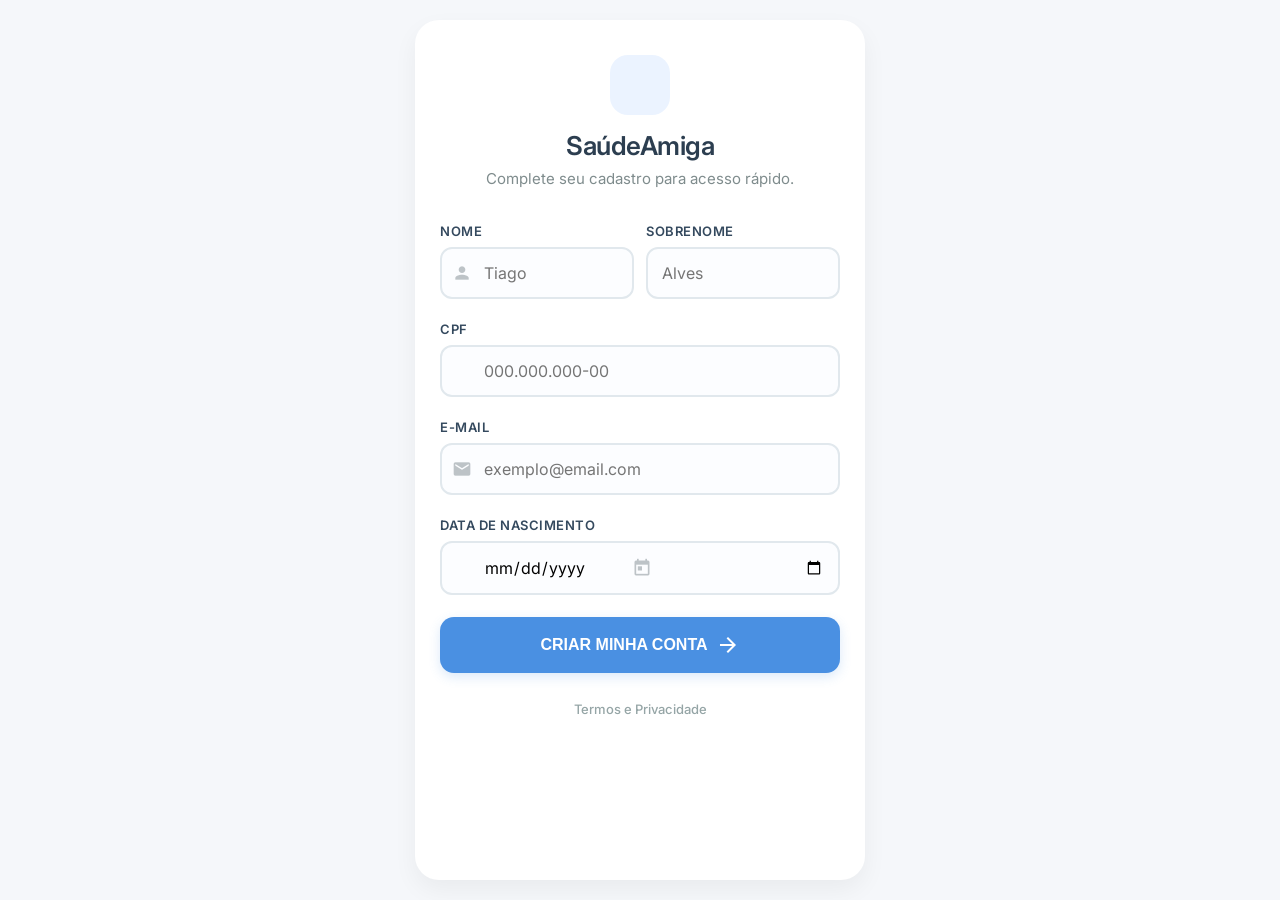
<file: app/src/main/assets/index.html>
<!DOCTYPE html>
<html lang="pt-br">
<head>
    <meta charset="UTF-8">
    <meta name="viewport" content="width=device-width, initial-scale=1.0">
    <title>SaúdeAmiga - Cadastro</title>
    <!-- UX: Fontes e Ícones que transmitem modernidade -->
    <link href="https://fonts.googleapis.com/css2?family=Inter:wght@400;600&display=swap" rel="stylesheet">
    <link href="https://fonts.googleapis.com/icon?family=Material+Icons" rel="stylesheet">
    <link rel="stylesheet" href="style.css">
</head>
<body>
    <div class="container animate-in">
        <!-- Visão do Formulário -->
        <div id="form-view">
            <header>
                <div class="logo-icon"><span class="material-icons">health_and_safety</span></div>
                <h1>SaúdeAmiga</h1>
                <p>Complete seu cadastro para acesso rápido.</p>
            </header>

            <form id="cadastroForm" novalidate>
                <div class="row">
                    <div class="form-group">
                        <label for="firstName">Nome</label>
                        <div class="input-with-icon">
                            <span class="material-icons">person</span>
                            <input type="text" id="firstName" placeholder="Tiago" required>
                        </div>
                        <span id="firstName-error" class="error-message">O nome é obrigatório</span>
                    </div>
                    <div class="form-group">
                        <label for="lastName">Sobrenome</label>
                        <input type="text" id="lastName" placeholder="Alves" required>
                        <span id="lastName-error" class="error-message">O sobrenome é obrigatório</span>
                    </div>
                </div>

                <div class="form-group">
                    <label for="cpf">CPF</label>
                    <div class="input-with-icon">
                        <span class="material-icons">badge</span>
                        <input type="text" id="cpf" placeholder="000.000.000-00" required>
                    </div>
                    <span id="cpf-error" class="error-message">CPF inválido ou obrigatório</span>
                </div>

                <div class="form-group">
                    <label for="email">E-mail</label>
                    <div class="input-with-icon">
                        <span class="material-icons">mail</span>
                        <input type="email" id="email" placeholder="exemplo@email.com" required>
                    </div>
                    <span id="email-error" class="error-message">E-mail inválido ou obrigatório</span>
                </div>

                <div class="form-group">
                    <label for="dtnasc">Data de Nascimento</label>
                    <div class="input-with-icon">
                        <span class="material-icons">calendar_today</span>
                        <input type="date" id="dtnasc" required>
                    </div>
                    <span id="dtnasc-error" class="error-message">Data de nascimento é obrigatória</span>
                </div>

                <button type="submit" id="submitBtn">
                    <span>CRIAR MINHA CONTA</span>
                    <span class="material-icons">arrow_forward</span>
                </button>
            </form>

            <div class="footer-links">
                <a href="privacy.html">Termos e Privacidade</a>
            </div>
        </div>

        <!-- Visão de Sucesso (Oculta por padrão) -->
        <div id="success-view" class="hidden">
            <div class="success-content">
                <div class="success-icon-large">
                    <span class="material-icons">check_circle</span>
                </div>
                <h2>Cadastro Realizado!</h2>
                <p>Seja bem-vindo à SaúdeAmiga. Seus dados foram enviados com sucesso e sua conta já está ativa.</p>
                <button id="backBtn" class="secondary-button">VOLTAR AO INÍCIO</button>
            </div>
        </div>
    </div>
    <script src="script.js"></script>
</body>
</html>
</file>
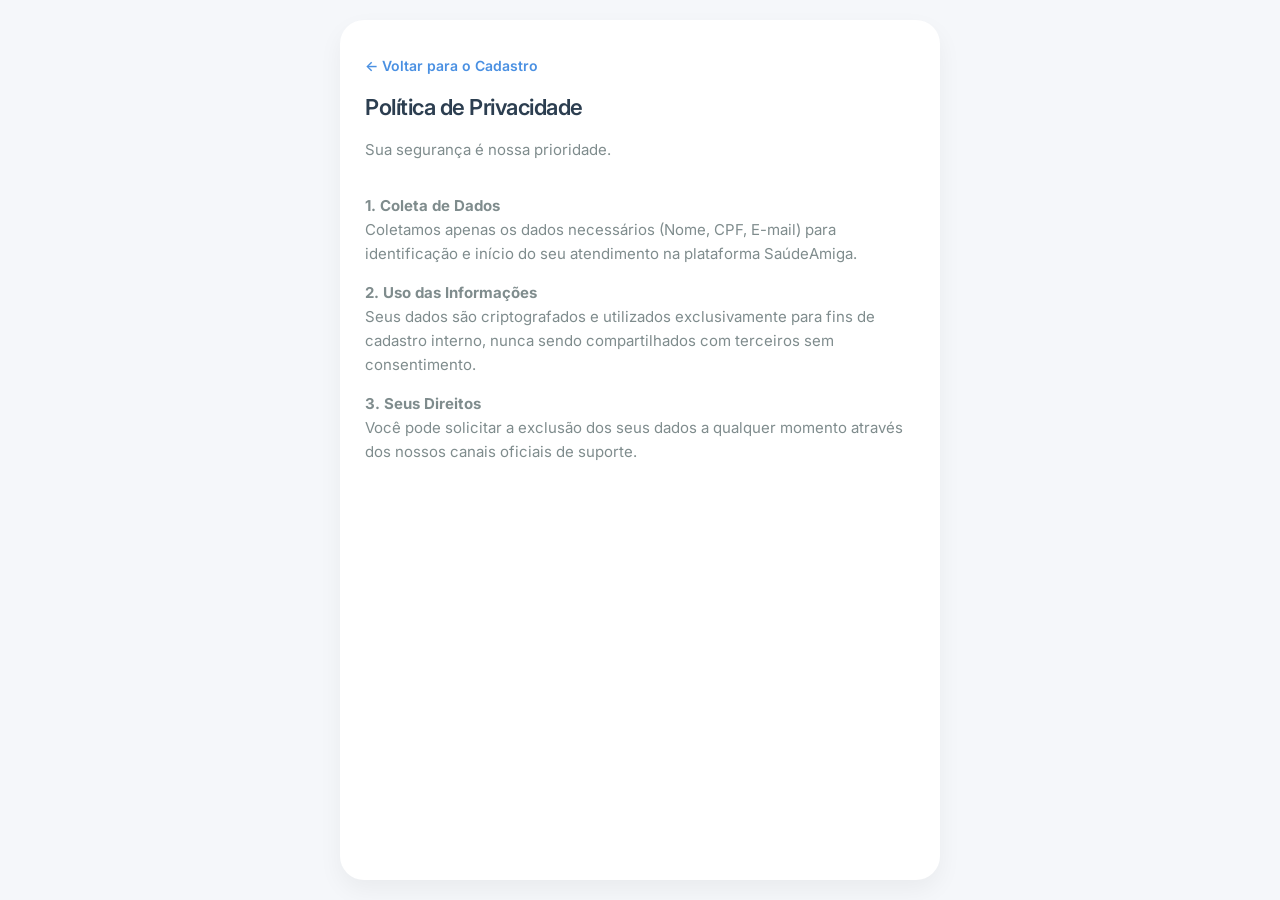
<file: app/src/main/assets/privacy.html>
<!DOCTYPE html>
<html lang="pt-br">
<head>
    <meta charset="UTF-8">
    <meta name="viewport" content="width=device-width, initial-scale=1.0">
    <title>Privacidade - SaúdeAmiga</title>
    <link href="https://fonts.googleapis.com/css2?family=Inter:wght@400;600&display=swap" rel="stylesheet">
    <link rel="stylesheet" href="style.css">
    <style>
        .container {
            max-width: 600px;
            text-align: left;
        }
        h1 {
            font-size: 22px;
            margin-bottom: 20px;
        }
        .content {
            line-height: 1.6;
            color: #576574;
            font-size: 14px;
        }
        .back-link {
            display: inline-flex;
            align-items: center;
            gap: 5px;
            margin-bottom: 20px;
            color: var(--primary-color);
            text-decoration: none;
            font-weight: 600;
            font-size: 14px;
        }
    </style>
</head>
<body>
    <div class="container animate-in">
        <a href="index.html" class="back-link">
             &larr; Voltar para o Cadastro
        </a>
        <header style="text-align: left;">
            <h1>Política de Privacidade</h1>
            <p>Sua segurança é nossa prioridade.</p>
        </header>

        <div class="content">
            <p><strong>1. Coleta de Dados</strong><br>
            Coletamos apenas os dados necessários (Nome, CPF, E-mail) para identificação e início do seu atendimento na plataforma SaúdeAmiga.</p>

            <p><strong>2. Uso das Informações</strong><br>
            Seus dados são criptografados e utilizados exclusivamente para fins de cadastro interno, nunca sendo compartilhados com terceiros sem consentimento.</p>

            <p><strong>3. Seus Direitos</strong><br>
            Você pode solicitar a exclusão dos seus dados a qualquer momento através dos nossos canais oficiais de suporte.</p>
        </div>
    </div>
</body>
</html>
</file>
<file: app/src/main/assets/style.css>
:root {
    --primary-color: #4A90E2;
    --primary-dark: #357ABD;
    --bg-color: #F5F7FA;
    --text-color: #2C3E50;
    --error-color: #E74C3C;
    --success-color: #2ECC71;
    --border-color: #E1E8ED;
}

* {
    box-sizing: border-box;
    -webkit-tap-highlight-color: transparent;
}

body {
    font-family: 'Inter', sans-serif;
    background-color: var(--bg-color);
    color: var(--text-color);
    margin: 0;
    padding: 20px;
    display: flex;
    justify-content: center;
    min-height: 100vh;
}

.container {
    background: white;
    width: 100%;
    max-width: 450px;
    padding: 35px 25px;
    border-radius: 24px;
    box-shadow: 0 10px 25px rgba(0,0,0,0.05);
    position: relative;
    overflow: hidden;
}

.animate-in {
    animation: fadeInUp 0.6s ease-out;
}

@keyframes fadeInUp {
    from { opacity: 0; transform: translateY(20px); }
    to { opacity: 1; transform: translateY(0); }
}

header {
    text-align: center;
    margin-bottom: 35px;
}

.logo-icon {
    background: #EBF3FF;
    color: var(--primary-color);
    width: 60px;
    height: 60px;
    border-radius: 18px;
    display: flex;
    align-items: center;
    justify-content: center;
    margin: 0 auto 15px;
}

.logo-icon .material-icons {
    font-size: 32px;
}

h1 {
    font-size: 26px;
    font-weight: 600;
    margin: 0;
    letter-spacing: -0.5px;
}

p {
    color: #7F8C8D;
    font-size: 15px;
    margin-top: 8px;
}

.form-group {
    margin-bottom: 22px;
    display: flex;
    flex-direction: column;
}

label {
    display: block;
    font-weight: 600;
    margin-bottom: 8px;
    font-size: 13px;
    color: #34495E;
    text-transform: uppercase;
    letter-spacing: 0.5px;
}

.input-with-icon {
    position: relative;
    display: flex;
    align-items: center;
}

.input-with-icon .material-icons {
    position: absolute;
    left: 12px;
    color: #BDC3C7;
    font-size: 20px;
}

input[type="text"],
input[type="email"],
input[type="date"],
select {
    width: 100%;
    padding: 14px 14px 14px 42px;
    border: 2px solid var(--border-color);
    border-radius: 12px;
    font-size: 16px;
    font-family: inherit;
    transition: all 0.2s ease;
    outline: none;
    background-color: #FCFDFF;
}

input:focus {
    border-color: var(--primary-color);
    background-color: #FFF;
    box-shadow: 0 0 0 4px rgba(74, 144, 226, 0.1);
}

/* Novo: Feedback visual para automação e UX */
input.invalid {
    border-color: var(--error-color);
}

.error-message {
    color: var(--error-color);
    font-size: 12px;
    font-weight: 500;
    margin-top: 5px;
    display: none; /* Oculto por padrão */
}

.row {
    display: flex;
    gap: 12px;
}

.row > .form-group {
    flex: 1;
}

/* Ajuste para inputs sem ícone na row */
.row > .form-group:last-child input {
    padding-left: 14px;
}

button {
    width: 100%;
    padding: 16px;
    background-color: var(--primary-color);
    color: white;
    border: none;
    border-radius: 14px;
    font-size: 16px;
    font-weight: 600;
    cursor: pointer;
    display: flex;
    align-items: center;
    justify-content: center;
    gap: 8px;
    transition: all 0.3s ease;
    margin-top: 15px;
    box-shadow: 0 4px 12px rgba(74, 144, 226, 0.2);
}

button:active {
    transform: scale(0.97);
}

.secondary-button {
    background-color: transparent;
    color: var(--primary-color);
    border: 2px solid var(--primary-color);
    box-shadow: none;
    margin-top: 25px;
}

.secondary-button:active {
    background-color: #EBF3FF;
}

/* Success View Styles */
#success-view {
    text-align: center;
    padding: 40px 0;
    animation: fadeIn 0.5s ease-in;
}

@keyframes fadeIn {
    from { opacity: 0; }
    to { opacity: 1; }
}

.success-icon-large {
    color: var(--success-color);
    margin-bottom: 20px;
}

.success-icon-large .material-icons {
    font-size: 100px;
}

#success-view h2 {
    color: var(--text-color);
    margin: 0 0 10px 0;
}

#success-view p {
    max-width: 300px;
    margin: 0 auto;
    line-height: 1.5;
}

.hidden {
    display: none !important;
}

.footer-links {
    text-align: center;
    margin-top: 25px;
}

.footer-links a {
    color: #95A5A6;
    text-decoration: none;
    font-size: 13px;
    font-weight: 500;
}
</file>
